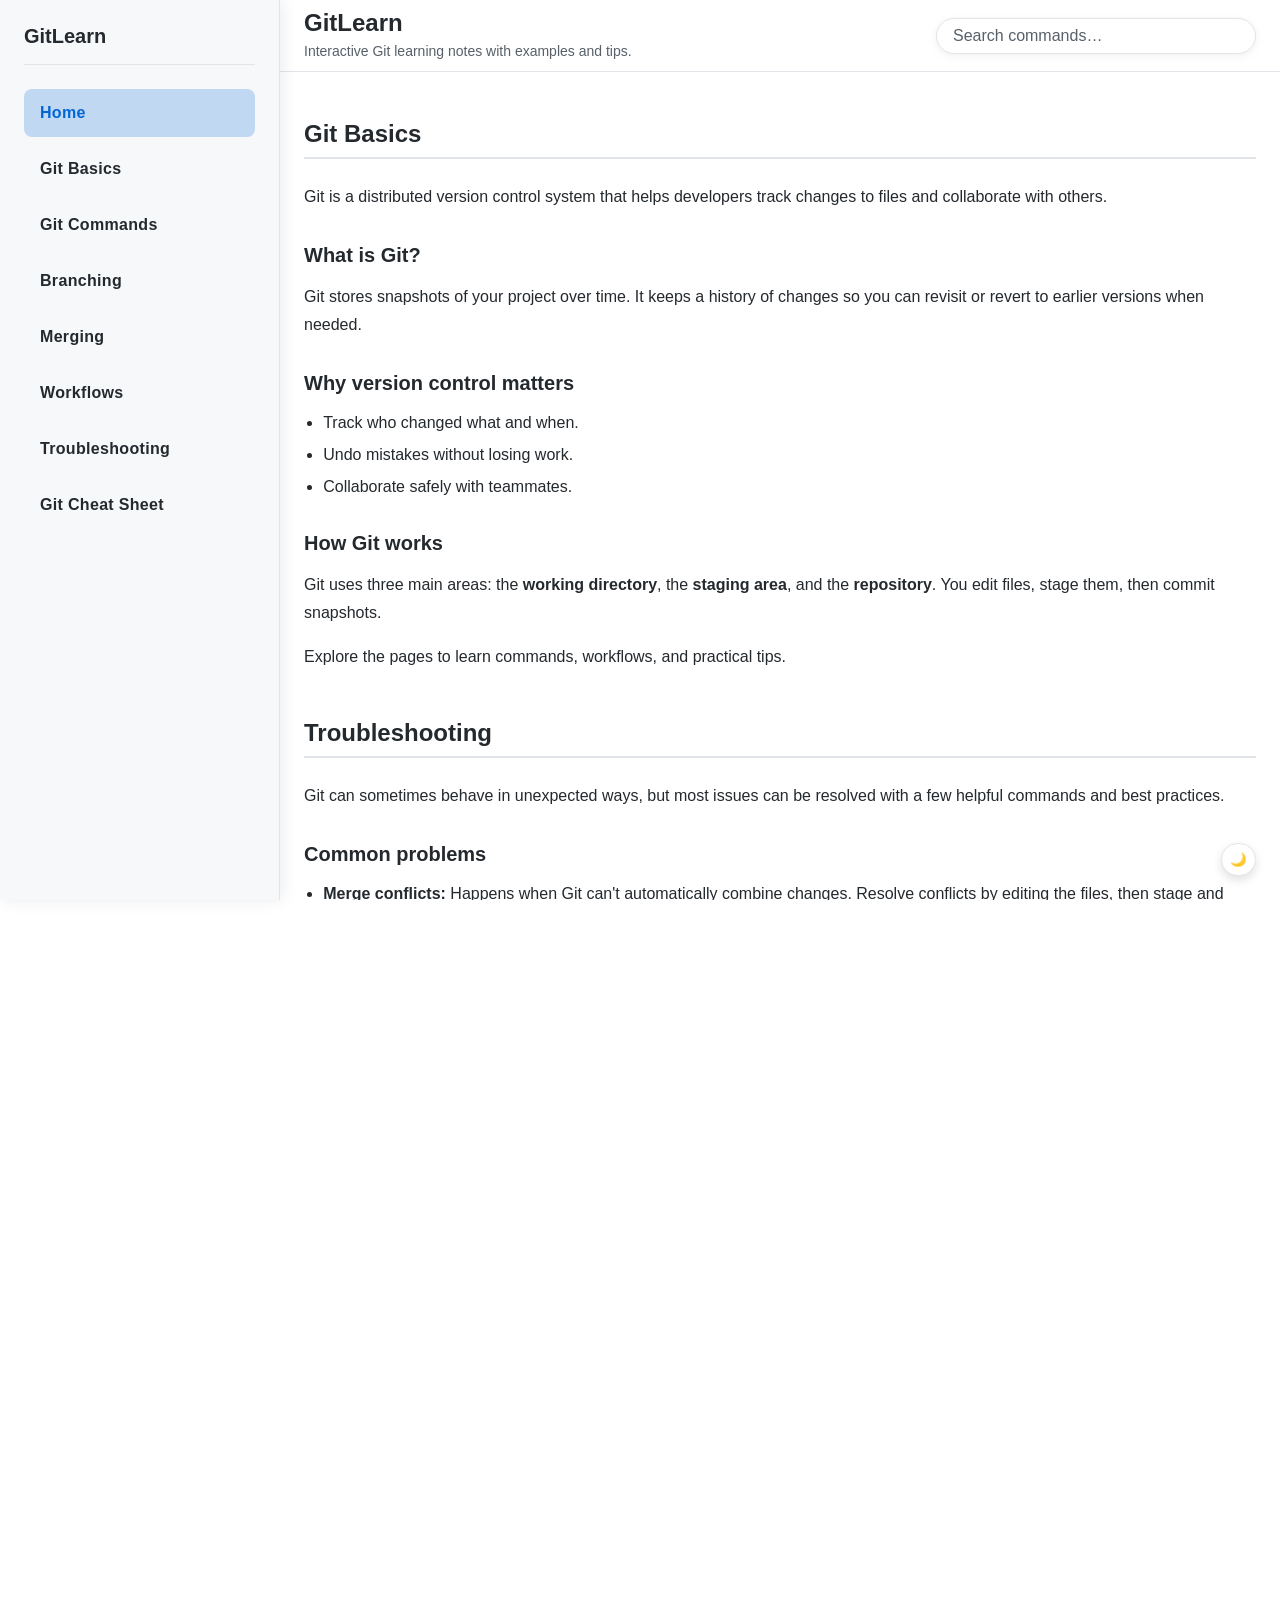
<file: gitlearn/index.html>
<!DOCTYPE html>
<html lang="en">

<head>
    <meta charset="UTF-8">
    <meta name="viewport" content="width=device-width, initial-scale=1.0">
    <title>GitLearn - Interactive Git Learning Platform</title>
    <link rel="stylesheet" href="css/styles.css">
</head>

<body>
    <div class="app-container">
        <div class="sidebar-overlay" id="sidebar-overlay"></div>
        <aside class="sidebar">
            <div class="sidebar-brand">
                <h2>GitLearn</h2>
            </div>
            <nav>
                <ul class="sidebar-nav">
                    <li><a class="active" href="index.html">Home</a></li>
                    <li><a href="index.html#basics">Git Basics</a></li>
                    <li><a href="commands.html">Git Commands</a></li>
                    <li><a href="concepts.html#branches">Branching</a></li>
                    <li><a href="concepts.html#merges">Merging</a></li>
                    <li><a href="workflows.html">Workflows</a></li>
                    <li><a href="index.html#troubleshooting">Troubleshooting</a></li>
                    <li><a href="index.html#cheat-sheet">Git Cheat Sheet</a></li>
                </ul>
            </nav>
        </aside>

        <div class="main-content">
            <header class="header">
                <button class="sidebar-toggle" id="sidebar-toggle" aria-label="Toggle navigation">☰</button>
                <div class="header-title">
                    <h1>GitLearn</h1>
                    <p>Interactive Git learning notes with examples and tips.</p>
                </div>
                <div class="header-actions">
                    <div class="search-bar">
                        <input id="search-input" type="search" placeholder="Search commands…"
                            aria-label="Search commands" />
                    </div>
                    <button class="theme-toggle" id="theme-toggle" aria-label="Toggle dark mode">🌙</button>
                </div>
            </header>

            <main class="content">
                <section class="section" id="basics">
                    <h2>Git Basics</h2>
                    <p>Git is a distributed version control system that helps developers track changes to files and
                        collaborate with others.</p>

                    <h3>What is Git?</h3>
                    <p>Git stores snapshots of your project over time. It keeps a history of changes so you can revisit
                        or revert to earlier versions when needed.</p>

                    <h3>Why version control matters</h3>
                    <ul>
                        <li>Track who changed what and when.</li>
                        <li>Undo mistakes without losing work.</li>
                        <li>Collaborate safely with teammates.</li>
                    </ul>

                    <h3>How Git works</h3>
                    <p>Git uses three main areas: the <strong>working directory</strong>, the <strong>staging
                            area</strong>, and the <strong>repository</strong>. You edit files, stage them, then commit
                        snapshots.</p>

                    <p>Explore the pages to learn commands, workflows, and practical tips.</p>
                </section>

                <section class="section" id="troubleshooting">
                    <h2>Troubleshooting</h2>
                    <p>Git can sometimes behave in unexpected ways, but most issues can be resolved with a few helpful
                        commands and best practices.</p>

                    <h3>Common problems</h3>
                    <ul>
                        <li><strong>Merge conflicts:</strong> Happens when Git can't automatically combine changes.
                            Resolve conflicts by editing the files, then stage and commit.</li>
                        <li><strong>Detached HEAD:</strong> Occurs when you checkout a specific commit instead of a
                            branch. Switch back to a branch to continue working.</li>
                        <li><strong>Accidental commits:</strong> Use <code>git reset</code> to undo commits locally
                            before pushing.</li>
                    </ul>

                    <h3>Quick troubleshooting commands</h3>
                    <ul>
                        <li><code>git status</code> — See what has changed.</li>
                        <li><code>git log --oneline</code> — View commit history.</li>
                        <li><code>git diff</code> — Compare changes.</li>
                        <li><code>git stash</code> — Save work without committing.</li>
                    </ul>
                </section>

                <section class="section" id="cheat-sheet">
                    <h2>Git Cheat Sheet</h2>
                    <p>A quick reference for the most common Git commands.</p>

                    <ul>
                        <li><code>git init</code> — Start a new repository.</li>
                        <li><code>git clone &lt;url&gt;</code> — Copy a remote repository locally.</li>
                        <li><code>git add &lt;file&gt;</code> — Stage changes.</li>
                        <li><code>git commit -m &quot;message&quot;</code> — Save staged changes.</li>
                        <li><code>git push</code> — Send commits to remote.</li>
                        <li><code>git pull</code> — Fetch and merge remote changes.</li>
                    </ul>

                    <p>Use this page as a starting point and jump into the commands page to see examples.</p>
                </section>
            </main>
        </div>
    </div>

    <script src="js/main.js"></script>
    <script src="js/search.js"></script>
</body>

</html>
</file>
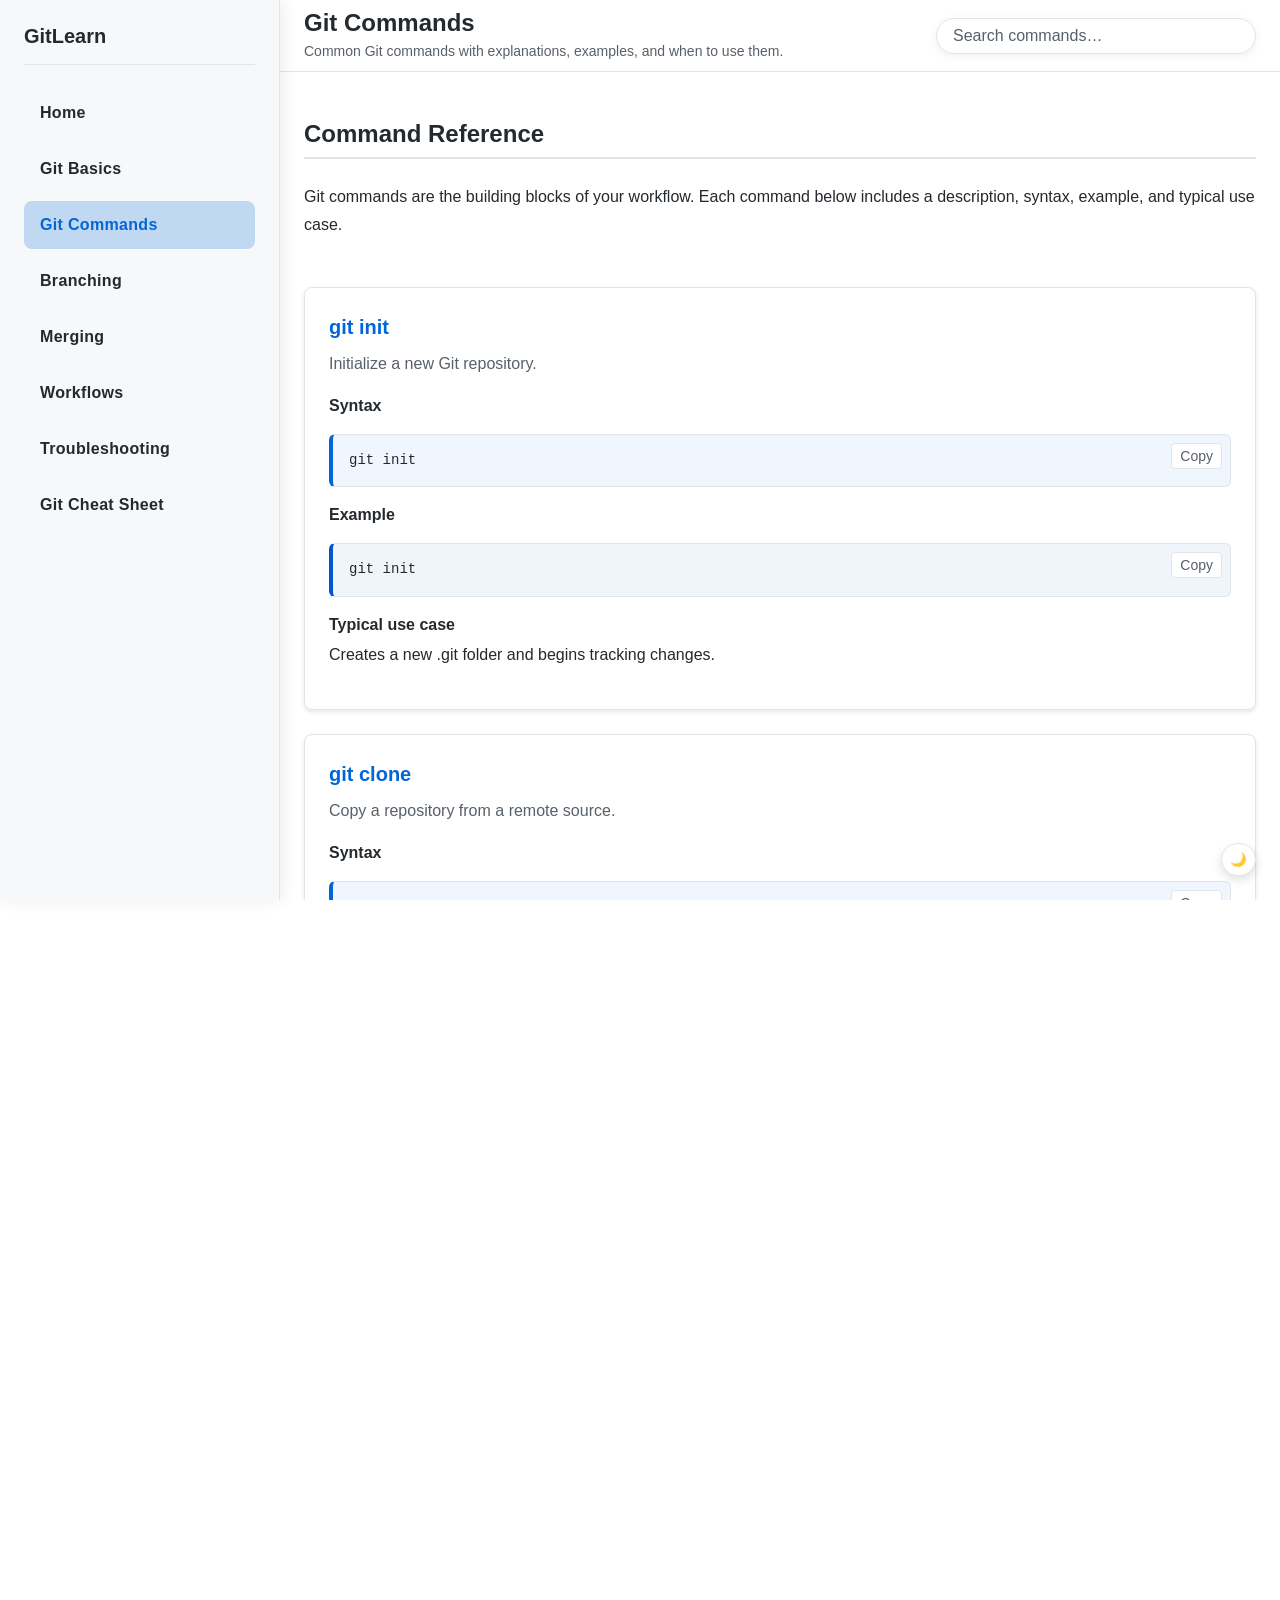
<file: gitlearn/commands.html>
<!DOCTYPE html>
<html lang="en">

<head>
    <meta charset="UTF-8">
    <meta name="viewport" content="width=device-width, initial-scale=1.0">
    <title>Git Commands - GitLearn</title>
    <link rel="stylesheet" href="css/styles.css">
</head>

<body>
    <div class="app-container">
        <div class="sidebar-overlay" id="sidebar-overlay"></div>
        <aside class="sidebar">
            <div class="sidebar-brand">
                <h2>GitLearn</h2>
            </div>
            <nav>
                <ul class="sidebar-nav">
                    <li><a href="index.html">Home</a></li>
                    <li><a href="index.html#basics">Git Basics</a></li>
                    <li><a class="active" href="commands.html">Git Commands</a></li>
                    <li><a href="concepts.html#branches">Branching</a></li>
                    <li><a href="concepts.html#merges">Merging</a></li>
                    <li><a href="workflows.html">Workflows</a></li>
                    <li><a href="index.html#troubleshooting">Troubleshooting</a></li>
                    <li><a href="index.html#cheat-sheet">Git Cheat Sheet</a></li>
                </ul>
            </nav>
        </aside>

        <div class="main-content">
            <header class="header">
                <button class="sidebar-toggle" id="sidebar-toggle" aria-label="Toggle navigation">☰</button>
                <div class="header-title">
                    <h1>Git Commands</h1>
                    <p>Common Git commands with explanations, examples, and when to use them.</p>
                </div>
                <div class="header-actions">
                    <div class="search-bar">
                        <input id="search-input" type="search" placeholder="Search commands…"
                            aria-label="Search commands" />
                    </div>
                    <button class="theme-toggle" id="theme-toggle" aria-label="Toggle dark mode">🌙</button>
                </div>
            </header>

            <main class="content">
                <section class="section" id="commands-overview">
                    <h2>Command Reference</h2>
                    <p>Git commands are the building blocks of your workflow. Each command below includes a description,
                        syntax, example, and typical use case.</p>
                </section>

                <section class="section" id="command-list">
                    <div id="commands-container"></div>
                </section>
            </main>
        </div>
    </div>

    <script src="js/main.js"></script>
    <script src="js/search.js"></script>
    <script src="js/commands.js"></script>
</body>

</html>
</file>
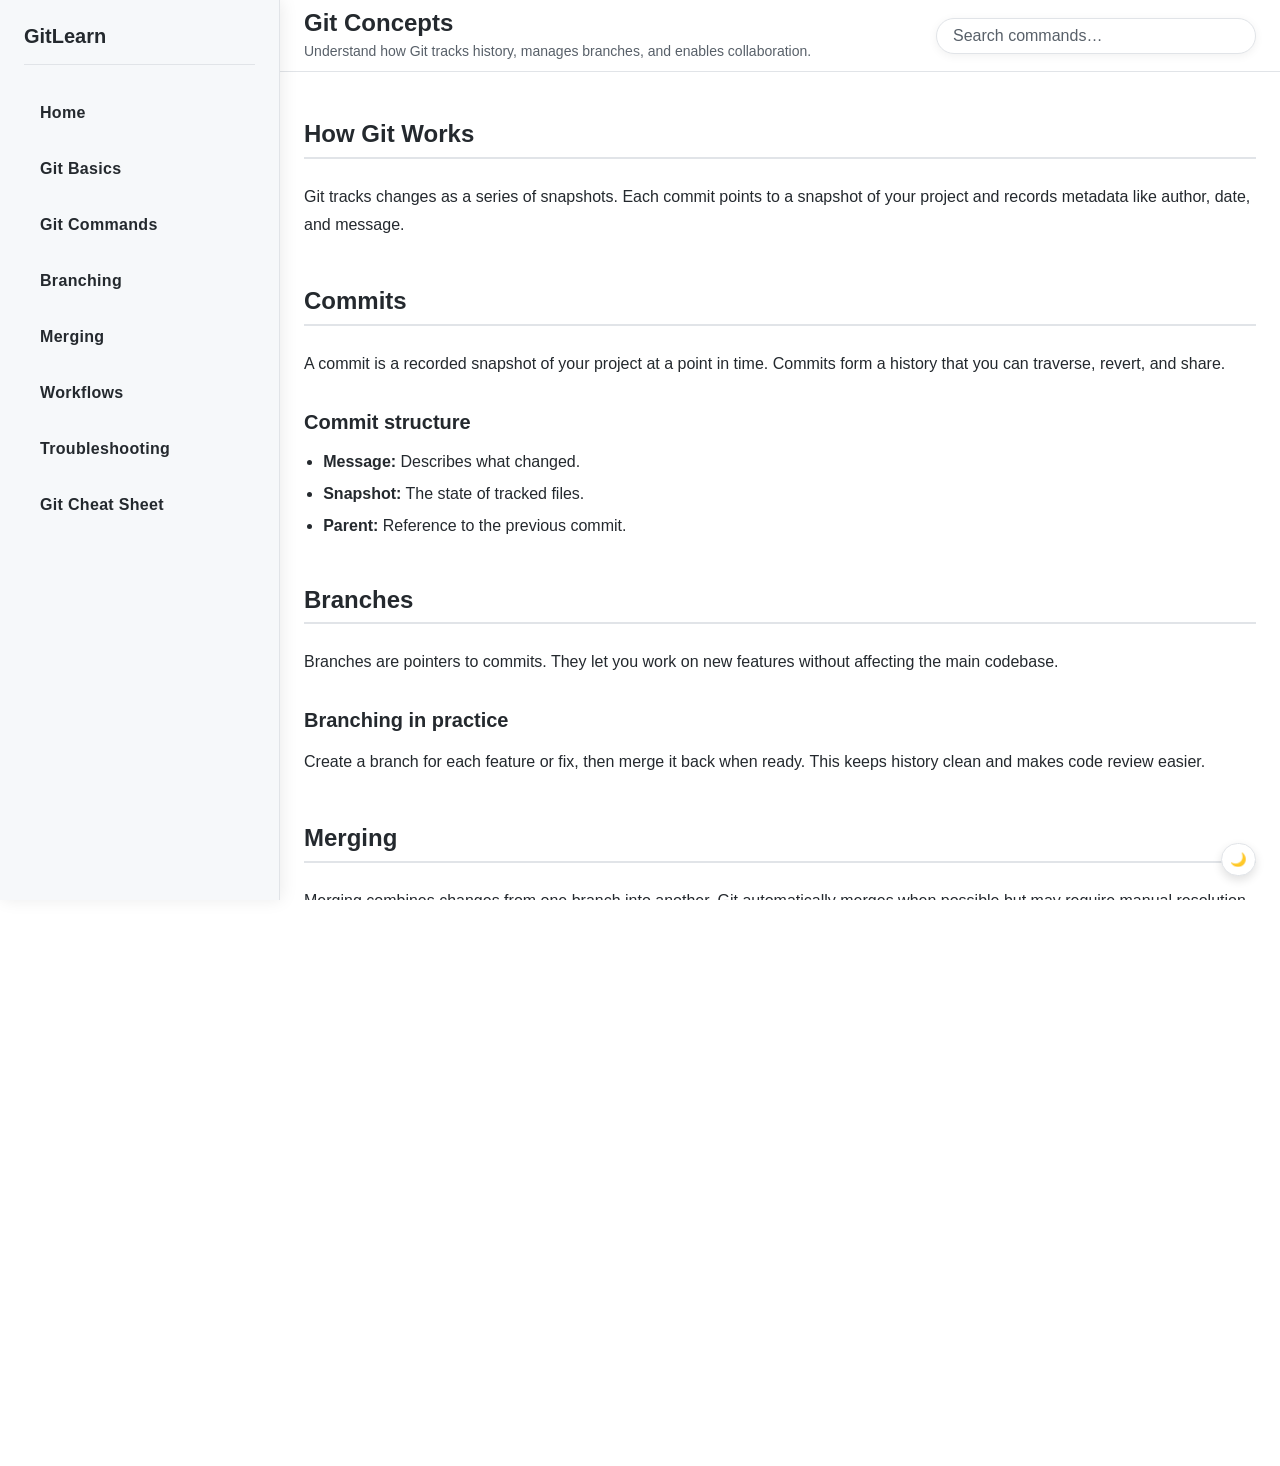
<file: gitlearn/concepts.html>
<!DOCTYPE html>
<html lang="en">

<head>
    <meta charset="UTF-8">
    <meta name="viewport" content="width=device-width, initial-scale=1.0">
    <title>Git Concepts - GitLearn</title>
    <link rel="stylesheet" href="css/styles.css">
</head>

<body>
    <div class="app-container">
        <div class="sidebar-overlay" id="sidebar-overlay"></div>
        <aside class="sidebar">
            <div class="sidebar-brand">
                <h2>GitLearn</h2>
            </div>
            <nav>
                <ul class="sidebar-nav">
                    <li><a href="index.html">Home</a></li>
                    <li><a href="index.html#basics">Git Basics</a></li>
                    <li><a href="commands.html">Git Commands</a></li>
                    <li><a href="concepts.html#branches">Branching</a></li>
                    <li><a href="concepts.html#merges">Merging</a></li>
                    <li><a href="workflows.html">Workflows</a></li>
                    <li><a href="index.html#troubleshooting">Troubleshooting</a></li>
                    <li><a href="index.html#cheat-sheet">Git Cheat Sheet</a></li>
                </ul>
            </nav>
        </aside>

        <div class="main-content">
            <header class="header">
                <button class="sidebar-toggle" id="sidebar-toggle" aria-label="Toggle navigation">☰</button>
                <div class="header-title">
                    <h1>Git Concepts</h1>
                    <p>Understand how Git tracks history, manages branches, and enables collaboration.</p>
                </div>
                <div class="header-actions">
                    <div class="search-bar">
                        <input id="search-input" type="search" placeholder="Search commands…"
                            aria-label="Search commands" />
                    </div>
                    <button class="theme-toggle" id="theme-toggle" aria-label="Toggle dark mode">🌙</button>
                </div>
            </header>

            <main class="content">
                <section class="section" id="concepts-overview">
                    <h2>How Git Works</h2>
                    <p>Git tracks changes as a series of snapshots. Each commit points to a snapshot of your project and
                        records metadata like author, date, and message.</p>
                </section>

                <section class="section" id="commits">
                    <h2>Commits</h2>
                    <p>A commit is a recorded snapshot of your project at a point in time. Commits form a history that
                        you can traverse, revert, and share.</p>

                    <h3>Commit structure</h3>
                    <ul>
                        <li><strong>Message:</strong> Describes what changed.</li>
                        <li><strong>Snapshot:</strong> The state of tracked files.</li>
                        <li><strong>Parent:</strong> Reference to the previous commit.</li>
                    </ul>
                </section>

                <section class="section" id="branches">
                    <h2>Branches</h2>
                    <p>Branches are pointers to commits. They let you work on new features without affecting the main
                        codebase.</p>

                    <h3>Branching in practice</h3>
                    <p>Create a branch for each feature or fix, then merge it back when ready. This keeps history clean
                        and makes code review easier.</p>
                </section>

                <section class="section" id="merges">
                    <h2>Merging</h2>
                    <p>Merging combines changes from one branch into another. Git automatically merges when possible but
                        may require manual resolution if there are conflicts.</p>

                    <h3>Merge conflicts</h3>
                    <p>Conflicts happen when the same lines are changed in multiple branches. Resolve them by editing
                        the file and then staging the result.</p>
                </section>

                <section class="section" id="remotes">
                    <h2>Remotes</h2>
                    <p>Remote repositories are versions of your project stored on another server (e.g., GitHub). You can
                        fetch, push, and pull changes between local and remote copies.</p>

                    <h3>Common remote commands</h3>
                    <ul>
                        <li><code>git remote -v</code> — List remote connections.</li>
                        <li><code>git fetch</code> — Download new data from the remote.</li>
                        <li><code>git push</code> — Upload local commits to a remote.</li>
                    </ul>
                </section>
            </main>
        </div>
    </div>

    <script src="js/main.js"></script>
    <script src="js/search.js"></script>
</body>

</html>
</file>
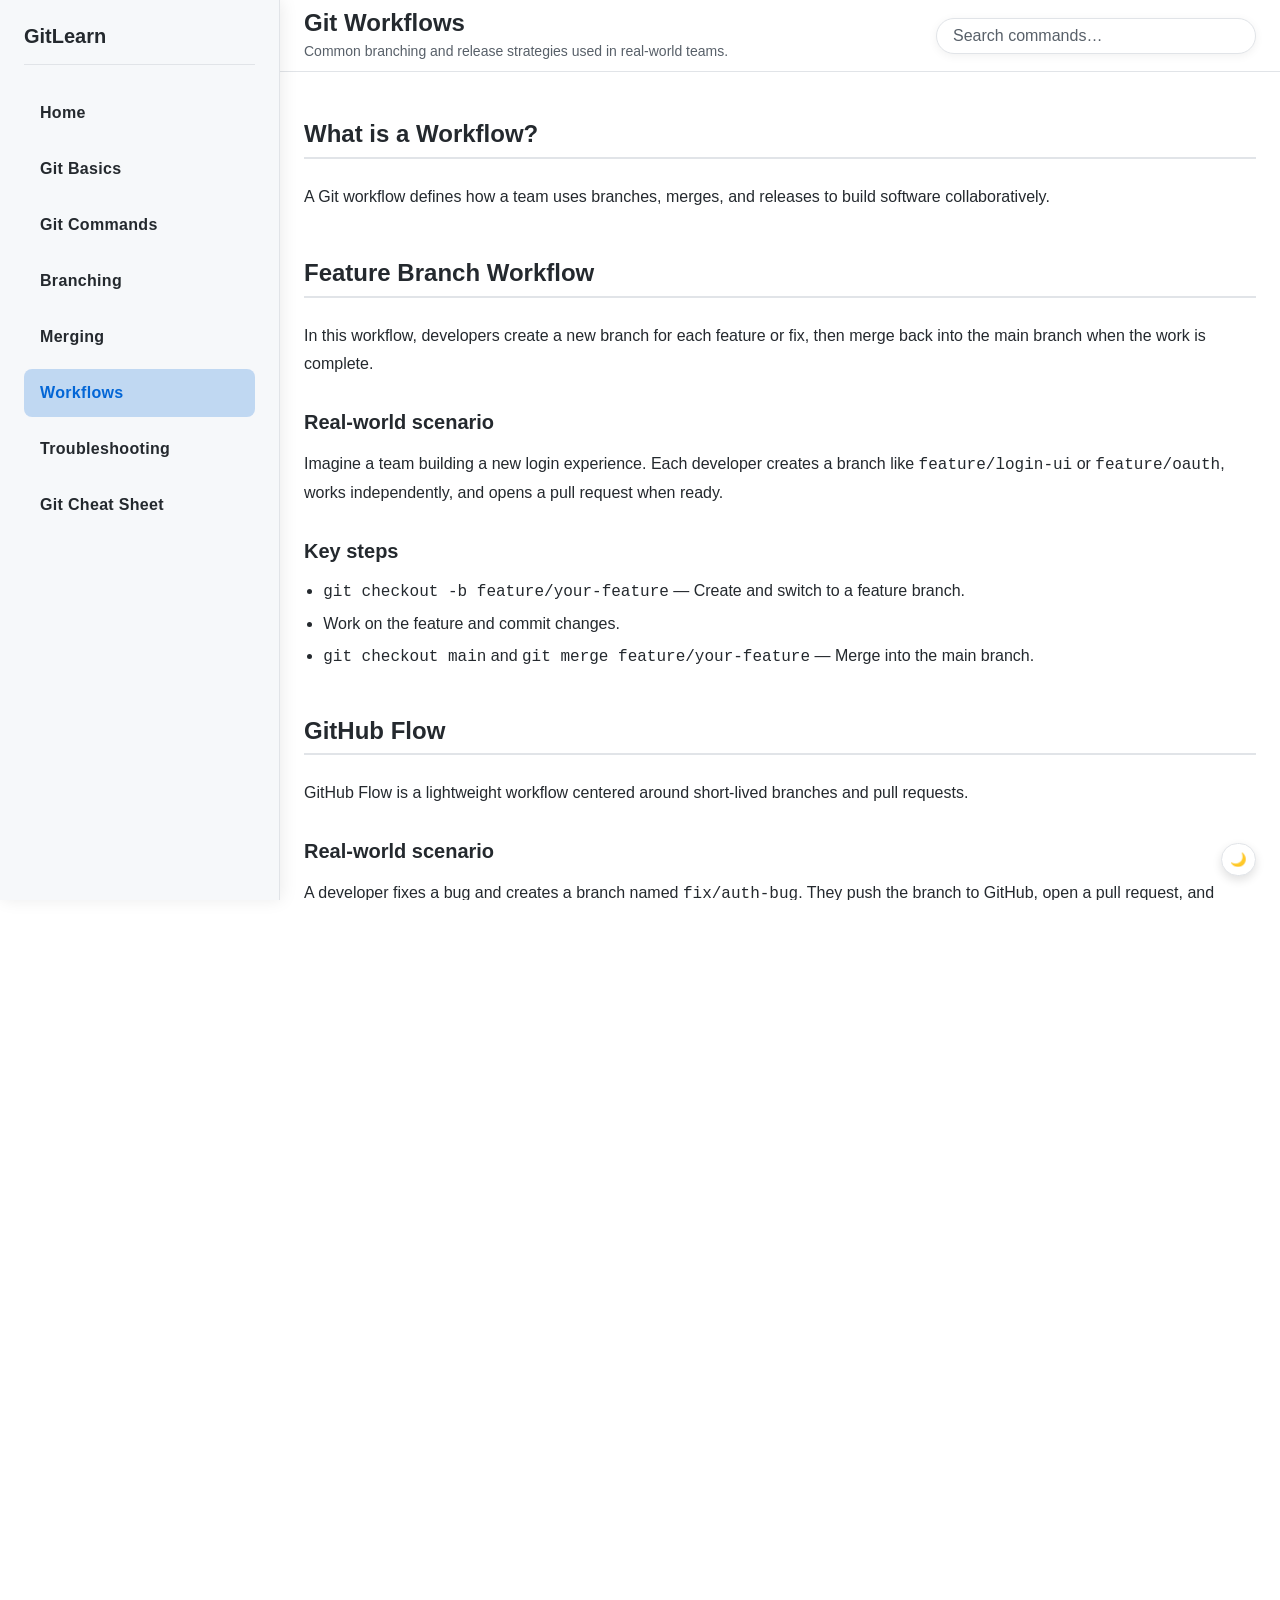
<file: gitlearn/workflows.html>
<!DOCTYPE html>
<html lang="en">

<head>
    <meta charset="UTF-8">
    <meta name="viewport" content="width=device-width, initial-scale=1.0">
    <title>Git Workflows - GitLearn</title>
    <link rel="stylesheet" href="css/styles.css">
</head>

<body>
    <div class="app-container">
        <div class="sidebar-overlay" id="sidebar-overlay"></div>
        <aside class="sidebar">
            <div class="sidebar-brand">
                <h2>GitLearn</h2>
            </div>
            <nav>
                <ul class="sidebar-nav">
                    <li><a href="index.html">Home</a></li>
                    <li><a href="index.html#basics">Git Basics</a></li>
                    <li><a href="commands.html">Git Commands</a></li>
                    <li><a href="concepts.html#branches">Branching</a></li>
                    <li><a href="concepts.html#merges">Merging</a></li>
                    <li><a class="active" href="workflows.html">Workflows</a></li>
                    <li><a href="index.html#troubleshooting">Troubleshooting</a></li>
                    <li><a href="index.html#cheat-sheet">Git Cheat Sheet</a></li>
                </ul>
            </nav>
        </aside>

        <div class="main-content">
            <header class="header">
                <button class="sidebar-toggle" id="sidebar-toggle" aria-label="Toggle navigation">☰</button>
                <div class="header-title">
                    <h1>Git Workflows</h1>
                    <p>Common branching and release strategies used in real-world teams.</p>
                </div>
                <div class="header-actions">
                    <div class="search-bar">
                        <input id="search-input" type="search" placeholder="Search commands…"
                            aria-label="Search commands" />
                    </div>
                    <button class="theme-toggle" id="theme-toggle" aria-label="Toggle dark mode">🌙</button>
                </div>
            </header>

            <main class="content">
                <section class="section" id="workflow-overview">
                    <h2>What is a Workflow?</h2>
                    <p>A Git workflow defines how a team uses branches, merges, and releases to build software
                        collaboratively.</p>
                </section>

                <section class="section" id="feature-branch">
                    <h2>Feature Branch Workflow</h2>
                    <p>In this workflow, developers create a new branch for each feature or fix, then merge back into
                        the main branch when the work is complete.</p>

                    <h3>Real-world scenario</h3>
                    <p>Imagine a team building a new login experience. Each developer creates a branch like
                        <code>feature/login-ui</code> or <code>feature/oauth</code>, works independently, and opens a
                        pull request when ready.
                    </p>

                    <h3>Key steps</h3>
                    <ul>
                        <li><code>git checkout -b feature/your-feature</code> — Create and switch to a feature branch.
                        </li>
                        <li>Work on the feature and commit changes.</li>
                        <li><code>git checkout main</code> and <code>git merge feature/your-feature</code> — Merge into
                            the main branch.</li>
                    </ul>
                </section>

                <section class="section" id="github-flow">
                    <h2>GitHub Flow</h2>
                    <p>GitHub Flow is a lightweight workflow centered around short-lived branches and pull requests.</p>

                    <h3>Real-world scenario</h3>
                    <p>A developer fixes a bug and creates a branch named <code>fix/auth-bug</code>. They push the
                        branch to GitHub, open a pull request, and teammates review before merging.</p>

                    <h3>Key steps</h3>
                    <ul>
                        <li><code>git checkout -b fix/auth-bug</code></li>
                        <li>Commit changes and <code>git push</code> to the remote.</li>
                        <li>Open a pull request, review, then merge into main.</li>
                    </ul>
                </section>

                <section class="section" id="git-flow">
                    <h2>Git Flow</h2>
                    <p>Git Flow provides a structured approach with long-lived branches for development, releases, and
                        hotfixes.</p>

                    <h3>Real-world scenario</h3>
                    <p>A project has multiple releases. Developers work on a <code>develop</code> branch, create
                        <code>feature/*</code> branches, and prepare releases on a <code>release/*</code> branch.
                    </p>

                    <h3>Key branches</h3>
                    <ul>
                        <li><code>main</code> — Production-ready code.</li>
                        <li><code>develop</code> — Latest development changes.</li>
                        <li><code>feature/*</code> — New features.</li>
                        <li><code>release/*</code> — Preparing a new release.</li>
                        <li><code>hotfix/*</code> — Quick patches to production.</li>
                    </ul>
                </section>
            </main>
        </div>
    </div>

    <script src="js/main.js"></script>
    <script src="js/search.js"></script>
</body>

</html>
</file>
<file: gitlearn/css/styles.css>
/* GitLearn CSS Design System */

/* ===== CSS VARIABLES FOR THEMING ===== */
:root {
    /* Light Theme Colors */
    --primary-color: #0366d6;
    --primary-hover: #0256cc;
    --background-color: #ffffff;
    --sidebar-bg: #f6f8fa;
    --header-bg: #ffffff;
    --card-bg: #ffffff;
    --text-color: #24292e;
    --text-secondary: #586069;
    --border-color: #e1e4e8;
    --code-bg: #f6f8fa;
    --code-border: #e1e4e8;
    --shadow: rgba(0, 0, 0, 0.1);
    --shadow-hover: rgba(0, 0, 0, 0.15);

    /* Spacing */
    --spacing-xs: 0.25rem;
    --spacing-sm: 0.5rem;
    --spacing-md: 1rem;
    --spacing-lg: 1.5rem;
    --spacing-xl: 2rem;
    --spacing-2xl: 3rem;

    /* Typography */
    --font-family: -apple-system, BlinkMacSystemFont, 'Segoe UI', Roboto, sans-serif;
    --font-mono: 'SFMono-Regular', Consolas, 'Liberation Mono', Menlo, monospace;
    --font-size-sm: 0.875rem;
    --font-size-base: 1rem;
    --font-size-lg: 1.25rem;
    --font-size-xl: 1.5rem;
    --font-size-2xl: 2rem;
    --line-height: 1.5;

    /* Layout */
    --sidebar-width: 280px;
    --content-max-width: 1100px;
    --header-height: 72px;
}

/* Dark Theme */
.dark {
    --background-color: #0d1117;
    --sidebar-bg: #161b22;
    --header-bg: #161b22;
    --card-bg: #161b22;
    --text-color: #c9d1d9;
    --text-secondary: #8b949e;
    --border-color: #30363d;
    --code-bg: #161b22;
    --code-border: #30363d;
    --shadow: rgba(0, 0, 0, 0.3);
    --shadow-hover: rgba(0, 0, 0, 0.4);
}

/* ===== RESET AND BASE STYLES ===== */
html {
    scroll-behavior: smooth;
}

* {
    box-sizing: border-box;
    margin: 0;
    padding: 0;
}

body {
    font-family: var(--font-family);
    font-size: var(--font-size-base);
    line-height: var(--line-height);
    color: var(--text-color);
    background-color: var(--background-color);
    transition: background-color 0.3s ease, color 0.3s ease;
}

h1,
h2,
h3,
h4,
h5,
h6 {
    margin-bottom: var(--spacing-md);
    font-weight: 600;
    line-height: 1.2;
}

h1 {
    font-size: var(--font-size-2xl);
}

h2 {
    font-size: var(--font-size-xl);
}

h3 {
    font-size: var(--font-size-lg);
}

p {
    margin-bottom: var(--spacing-md);
}

a {
    color: var(--primary-color);
    text-decoration: none;
    transition: color 0.2s ease;
}

a:hover {
    color: var(--primary-hover);
}

/* ===== LAYOUT ===== */
html,
body {
    height: 100%;
    overflow-x: hidden;
}

.app-container {
    display: flex;
    min-height: 100vh;
}

.sidebar-overlay {
    display: none;
}

.sidebar {
    width: var(--sidebar-width);
    background-color: var(--sidebar-bg);
    border-right: 1px solid var(--border-color);
    padding: var(--spacing-lg);
    position: fixed;
    top: 0;
    left: 0;
    height: 100vh;
    overflow-y: auto;
    transition: transform 0.3s ease, box-shadow 0.3s ease;
    box-shadow: 2px 0 16px rgba(0, 0, 0, 0.08);
    z-index: 200;
}

.main-content {
    flex: 1;
    margin-left: var(--sidebar-width);
    display: flex;
    flex-direction: column;
    min-height: 100vh;
    background: transparent;
}

.header {
    background-color: var(--header-bg);
    border-bottom: 1px solid var(--border-color);
    padding: 0 var(--spacing-lg);
    height: var(--header-height);
    display: flex;
    align-items: center;
    position: sticky;
    top: 0;
    z-index: 150;
}

.header-title {
    display: flex;
    flex-direction: column;
    gap: 0.25rem;
}

.header-actions {
    display: flex;
    align-items: center;
    gap: var(--spacing-md);
    margin-left: auto;
}

.content {
    padding: var(--spacing-2xl) var(--spacing-lg);
    max-width: var(--content-max-width);
    margin: 0 auto;
    flex: 1;
    overflow: auto;
}

.content p {
    margin-bottom: var(--spacing-md);
    line-height: 1.75;
}

.content ul {
    margin: var(--spacing-md) 0;
    padding-left: 1.2rem;
}

.content li {
    margin-bottom: 0.5rem;
}

/* ===== SIDEBAR NAVIGATION ===== */
.sidebar-brand {
    margin-bottom: var(--spacing-lg);
    padding-bottom: var(--spacing-md);
    border-bottom: 1px solid var(--border-color);
}

.sidebar-brand h2 {
    font-size: var(--font-size-lg);
    margin: 0;
}

.sidebar-nav {
    list-style: none;
    padding: 0;
    margin: 0;
}

.sidebar-nav li {
    margin-bottom: var(--spacing-sm);
}

.sidebar-nav a {
    display: block;
    padding: 0.75rem 1rem;
    border-radius: 8px;
    color: var(--text-color);
    font-weight: 600;
    transition: background 0.2s ease, transform 0.2s ease;
    letter-spacing: 0.02em;
}

.sidebar-nav a:hover {
    background-color: rgba(3, 102, 214, 0.12);
    transform: translateX(4px);
}

.sidebar-nav a.active {
    background-color: rgba(3, 102, 214, 0.22);
    color: var(--primary-color);
}

/* ===== HEADER ===== */
.header-title h1 {
    font-size: var(--font-size-xl);
    margin: 0;
}

.sidebar-toggle {
    display: none;
    background: none;
    border: 1px solid var(--border-color);
    border-radius: 6px;
    padding: var(--spacing-sm);
    cursor: pointer;
    color: var(--text-color);
    font-size: 1.1rem;
    transition: all 0.2s ease;
}

.sidebar-toggle:hover {
    background-color: var(--card-bg);
    border-color: var(--primary-color);
}

.header-title p {
    font-size: var(--font-size-sm);
    color: var(--text-secondary);
    margin: 0;
}

.header-actions {
    display: flex;
    align-items: center;
    gap: var(--spacing-md);
}

/* ===== SEARCH BAR ===== */
.search-bar {
    position: relative;
    width: 320px;
    max-width: 100%;
}

.search-bar input {
    width: 100%;
    padding: var(--spacing-sm) var(--spacing-md);
    border: 1px solid var(--border-color);
    border-radius: 999px;
    background-color: var(--card-bg);
    color: var(--text-color);
    font-size: var(--font-size-base);
    transition: border-color 0.2s ease, box-shadow 0.2s ease;
    box-shadow: 0 2px 10px rgba(0, 0, 0, 0.06);
}

.search-bar input:focus {
    outline: none;
    border-color: var(--primary-color);
    box-shadow: 0 4px 14px rgba(3, 102, 214, 0.25);
}

.search-bar input:focus {
    outline: none;
    border-color: var(--primary-color);
    box-shadow: 0 0 0 3px rgba(3, 102, 214, 0.1);
}

.search-bar input::placeholder {
    color: var(--text-secondary);
}

/* ===== DARK MODE TOGGLE ===== */
.theme-toggle {
    position: fixed;
    bottom: var(--spacing-lg);
    right: var(--spacing-lg);
    background: var(--card-bg);
    border: 1px solid var(--border-color);
    border-radius: 999px;
    padding: var(--spacing-sm);
    cursor: pointer;
    color: var(--text-color);
    transition: all 0.2s ease;
    box-shadow: 0 4px 10px rgba(0, 0, 0, 0.12);
    z-index: 300;
}

.theme-toggle:hover {
    background-color: var(--primary-color);
    border-color: var(--primary-color);
    color: white;
}

/* ===== COMMAND CARDS ===== */
.command-card {
    background-color: var(--card-bg);
    border: 1px solid var(--border-color);
    border-radius: 8px;
    padding: var(--spacing-lg);
    margin-bottom: var(--spacing-lg);
    box-shadow: 0 2px 4px var(--shadow);
    transition: all 0.3s ease;
}

.command-syntax .code-block {
    border-left: 4px solid var(--primary-color);
    background-color: rgba(3, 102, 214, 0.06);
}

.command-example .code-block {
    border-left: 4px solid var(--primary-hover);
    background-color: rgba(2, 86, 204, 0.06);
}

.command-card:hover {
    box-shadow: 0 4px 8px var(--shadow-hover);
    transform: translateY(-2px);
}

.command-name {
    font-size: var(--font-size-lg);
    font-weight: 600;
    color: var(--primary-color);
    margin-bottom: var(--spacing-sm);
}

.command-description {
    color: var(--text-secondary);
    margin-bottom: var(--spacing-md);
}

.command-syntax,
.command-example {
    margin-bottom: var(--spacing-md);
}

.command-label {
    font-weight: 600;
    color: var(--text-color);
    margin-bottom: var(--spacing-xs);
}

/* ===== CODE BLOCKS ===== */
.code-block {
    position: relative;
    background-color: var(--code-bg);
    border: 1px solid var(--code-border);
    border-radius: 6px;
    padding: var(--spacing-md);
    margin: var(--spacing-md) 0;
    font-family: var(--font-mono);
    font-size: var(--font-size-sm);
    line-height: 1.4;
    overflow-x: auto;
    white-space: pre-wrap;
    word-wrap: break-word;
}

.code-block code {
    background: none;
    padding: 0;
    border-radius: 0;
    font-family: inherit;
    font-size: inherit;
}

/* ===== COPY BUTTONS ===== */
.copy-btn {
    position: absolute;
    top: var(--spacing-sm);
    right: var(--spacing-sm);
    background-color: var(--card-bg);
    border: 1px solid var(--border-color);
    border-radius: 4px;
    padding: var(--spacing-xs) var(--spacing-sm);
    font-size: var(--font-size-sm);
    cursor: pointer;
    color: var(--text-secondary);
    transition: all 0.2s ease;
}

.copy-btn:hover {
    background-color: var(--primary-color);
    color: white;
    border-color: var(--primary-color);
}

.copy-btn.copied {
    background-color: #28a745;
    color: white;
    border-color: #28a745;
}

/* ===== DOCUMENTATION SECTIONS ===== */
.section {
    margin-bottom: var(--spacing-2xl);
}

.section h2 {
    border-bottom: 2px solid var(--border-color);
    padding-bottom: var(--spacing-sm);
    margin-bottom: var(--spacing-lg);
}

.section h3 {
    margin-top: var(--spacing-xl);
    margin-bottom: var(--spacing-md);
}

/* ===== BUTTONS ===== */
.btn {
    display: inline-block;
    padding: var(--spacing-sm) var(--spacing-md);
    border: 1px solid var(--border-color);
    border-radius: 6px;
    background-color: var(--card-bg);
    color: var(--text-color);
    font-size: var(--font-size-base);
    cursor: pointer;
    transition: all 0.2s ease;
    text-decoration: none;
}

.btn:hover {
    background-color: var(--primary-color);
    color: white;
    border-color: var(--primary-color);
    transform: translateY(-1px);
}

.btn-primary {
    background-color: var(--primary-color);
    color: white;
    border-color: var(--primary-color);
}

/* ===== RESPONSIVE DESIGN ===== */

/* Tablet */
@media (max-width: 1024px) {
    .sidebar {
        width: 240px;
    }

    .main-content {
        margin-left: 240px;
    }

    .search-bar {
        width: 250px;
    }

    .content {
        padding: var(--spacing-lg);
    }
}

/* Mobile */
@media (max-width: 768px) {
    .app-container {
        flex-direction: column;
    }

    .sidebar {
        width: 280px;
        height: 100vh;
        position: fixed;
        top: 0;
        left: 0;
        transform: translateX(-100%);
        z-index: 200;
        border-right: 1px solid var(--border-color);
        padding: var(--spacing-md);
        transition: transform 0.3s ease;
    }

    .sidebar.open {
        transform: translateX(0);
    }

    .sidebar-overlay {
        position: fixed;
        inset: 0;
        background-color: rgba(0, 0, 0, 0.4);
        opacity: 0;
        visibility: hidden;
        transition: opacity 0.3s ease;
        z-index: 150;
    }

    .sidebar-overlay.open {
        opacity: 1;
        visibility: visible;
    }

    .main-content {
        margin-left: 0;
    }

    .header {
        flex-direction: row;
        justify-content: space-between;
        gap: var(--spacing-md);
        padding: var(--spacing-md);
    }

    .sidebar-toggle {
        display: inline-flex;
        align-items: center;
        justify-content: center;
    }

    .header-actions {
        width: 100%;
        justify-content: flex-end;
    }

    .search-bar {
        width: 100%;
        order: 2;
    }

    .content {
        padding: var(--spacing-md);
    }

    .command-card {
        padding: var(--spacing-md);
    }
}

/* Extra mobile refinements (stacked header and nav) */
@media (max-width: 600px) {
    .sidebar-nav {
        display: flex;
        flex-wrap: wrap;
        gap: var(--spacing-sm);
    }

    .sidebar-nav li {
        margin-bottom: 0;
    }

    .sidebar-nav a {
        padding: var(--spacing-sm) var(--spacing-md);
        font-size: var(--font-size-sm);
    }

    .header {
        flex-direction: column;
        gap: var(--spacing-md);
        padding: var(--spacing-md);
    }

    .header-actions {
        width: 100%;
        justify-content: space-between;
    }

    .search-bar {
        width: 100%;
        order: 1;
    }

    .content {
        padding: var(--spacing-md);
    }

    .command-card {
        padding: var(--spacing-md);
    }
}

/* Small Mobile */
@media (max-width: 480px) {
    .sidebar-nav {
        justify-content: center;
    }

    .content {
        padding: var(--spacing-sm);
    }

    .command-card {
        padding: var(--spacing-sm);
    }

    h1 {
        font-size: var(--font-size-xl);
    }

    h2 {
        font-size: var(--font-size-lg);
    }

    h3 {
        font-size: var(--font-size-base);
    }
}

/* ===== UTILITIES ===== */
.hidden {
    display: none;
}

.text-center {
    text-align: center;
}

.mb-sm {
    margin-bottom: var(--spacing-sm);
}

.mb-md {
    margin-bottom: var(--spacing-md);
}

.mb-lg {
    margin-bottom: var(--spacing-lg);
}

.mb-xl {
    margin-bottom: var(--spacing-xl);
}

.mt-sm {
    margin-top: var(--spacing-sm);
}

.mt-md {
    margin-top: var(--spacing-md);
}

.mt-lg {
    margin-top: var(--spacing-lg);
}

.mt-xl {
    margin-top: var(--spacing-xl);
}
</file>
